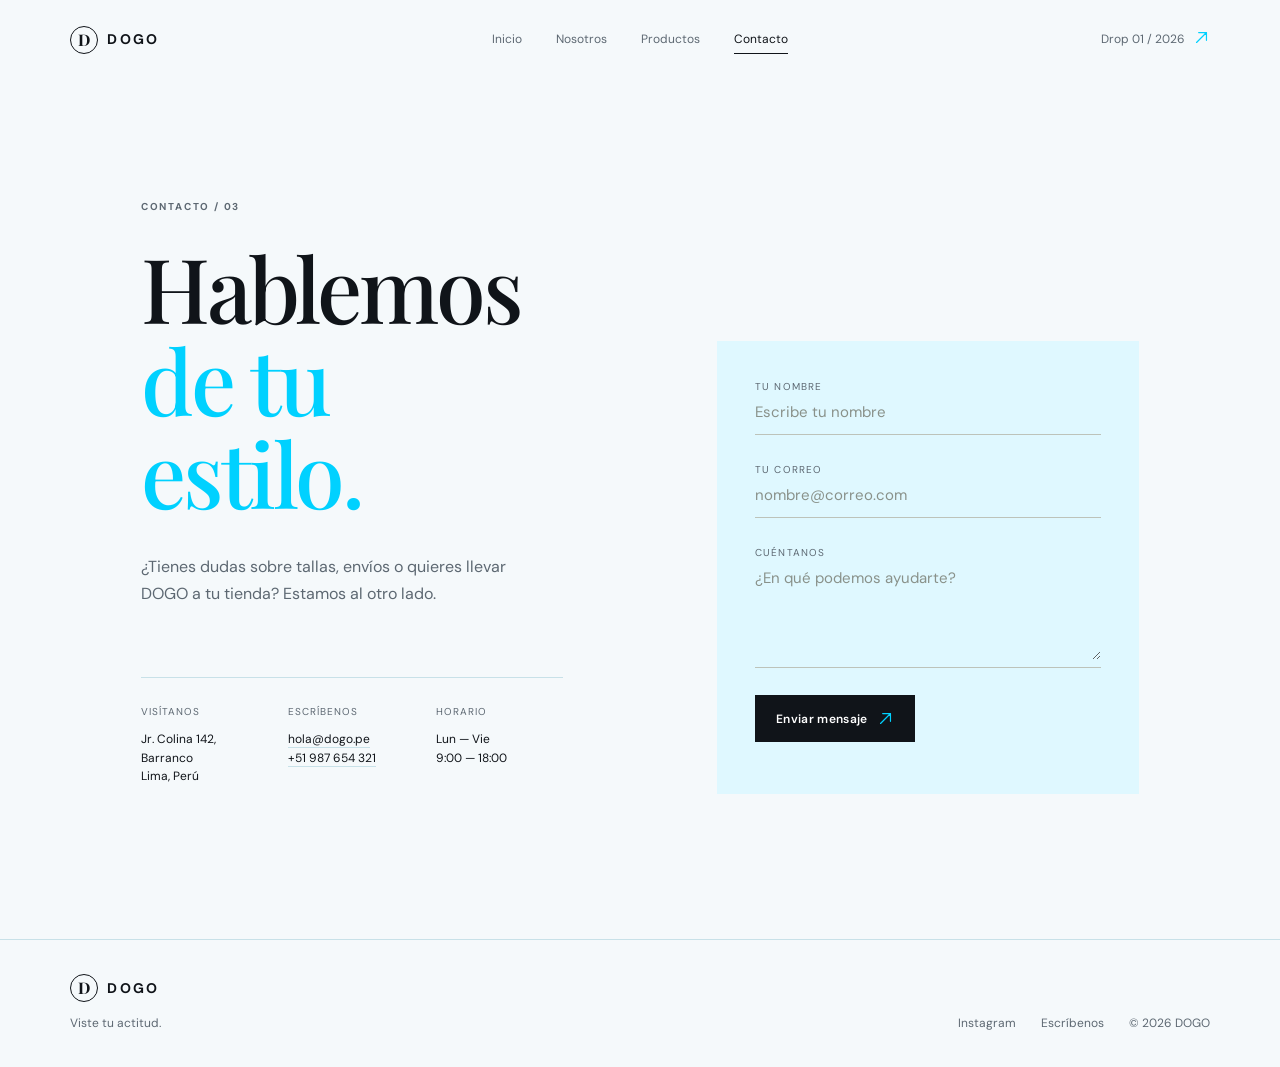
<file: pagWeb1/contacto.html>
<!DOCTYPE html>
<html lang="es">
<head><meta charset="UTF-8"><meta name="viewport" content="width=device-width, initial-scale=1.0"><meta name="description" content="Contacta con DOGO para resolver dudas sobre tallas, envíos, cambios y colaboraciones."><meta name="keywords" content="contacto DOGO, tienda de ropa urbana Lima, cambios y envíos DOGO"><meta name="theme-color" content="#00d1ff"><link rel="canonical" href="https://dogo.pe/contacto.html"><meta property="og:type" content="website"><meta property="og:title" content="Contacto | DOGO"><meta property="og:description" content="Estamos listos para ayudarte con tu próximo look DOGO."><meta property="og:site_name" content="DOGO"><title>Contacto | DOGO</title><link rel="preconnect" href="https://fonts.googleapis.com"><link rel="preconnect" href="https://fonts.gstatic.com" crossorigin><link href="https://fonts.googleapis.com/css2?family=DM+Sans:wght@400;500;600;700&family=Playfair+Display:wght@500;600&display=swap" rel="stylesheet"><link rel="stylesheet" href="assets/css/main.css"><script type="application/ld+json">{"@context":"https://schema.org","@type":"ContactPage","name":"Contacto | DOGO","url":"https://dogo.pe/contacto.html","about":{"@type":"ClothingStore","name":"DOGO","email":"hola@dogo.pe","telephone":"+51 987 654 321","address":{"@type":"PostalAddress","streetAddress":"Jr. Colina 142","addressLocality":"Barranco","addressRegion":"Lima","addressCountry":"PE"}}}</script><script type="module" src="assets/js/app.js"></script></head>
<body>
  <header class="site-header"><a class="brand" href="index.html" aria-label="DOGO inicio"><span class="brand-mark">D</span><span>DOGO</span></a><button class="menu-toggle" type="button" aria-label="Abrir menú" aria-expanded="false"><svg class="icon icon-menu" aria-hidden="true"><use href="icons.svg#menu"></use></svg><svg class="icon icon-close" aria-hidden="true"><use href="icons.svg#close"></use></svg></button><nav class="site-nav" aria-label="Navegación principal"><a href="index.html">Inicio</a><a href="nosotros.html">Nosotros</a><a href="productos.html">Productos</a><a class="active" href="contacto.html">Contacto</a></nav><a class="header-note" href="productos.html">Drop 01 / 2026 <svg class="icon" aria-hidden="true"><use href="icons.svg#arrow-up-right"></use></svg></a></header>
  <main><section class="contact-layout section-pad"><div class="contact-intro"><p class="eyebrow">Contacto / 03</p><h1>Hablemos<br><em>de tu estilo.</em></h1><p class="lead">¿Tienes dudas sobre tallas, envíos o quieres llevar DOGO a tu tienda? Estamos al otro lado.</p><div class="contact-details"><div><span>Visítanos</span><p>Jr. Colina 142, Barranco<br>Lima, Perú</p></div><div><span>Escríbenos</span><p><a href="mailto:hola@dogo.pe">hola@dogo.pe</a><br><a href="tel:+51987654321">+51 987 654 321</a></p></div><div><span>Horario</span><p>Lun — Vie<br>9:00 — 18:00</p></div></div></div><form class="contact-form" id="contact-form"><div class="form-row"><label for="name">Tu nombre</label><input id="name" name="name" type="text" placeholder="Escribe tu nombre" required></div><div class="form-row"><label for="email">Tu correo</label><input id="email" name="email" type="email" placeholder="nombre@correo.com" required></div><div class="form-row"><label for="message">Cuéntanos</label><textarea id="message" name="message" rows="4" placeholder="¿En qué podemos ayudarte?" required></textarea></div><button class="button button-dark" type="submit">Enviar mensaje <svg class="icon" aria-hidden="true"><use href="icons.svg#arrow-up-right"></use></svg></button><p class="form-status" id="form-status" role="status"></p></form></section></main><footer class="site-footer"><div><a class="brand" href="index.html"><span class="brand-mark">D</span><span>DOGO</span></a><p>Viste tu actitud.</p></div><div class="footer-links"><a href="https://instagram.com/dogo">Instagram</a><a href="contacto.html">Escríbenos</a><span>© 2026 DOGO</span></div></footer>
</body></html>
</file>
<file: pagWeb1/assets/css/main.css>
@import url('../../styles.css');

@layer architecture {
  :root {
    --content-width: 1440px;
    --motion-smooth: cubic-bezier(.22, 1, .36, 1);
  }

  body {
    min-width: 320px;
    overflow-x: hidden;
  }

  main,
  .site-header,
  .site-footer {
    margin-inline: auto;
    max-width: var(--content-width);
  }

  .hero-visual,
  .about-image,
  .product-image {
    isolation: isolate;
  }

  .about-image {
    position: relative;
  }

  .hero-slider {
    height: 590px;
    overflow: hidden;
  }

  .slider-track,
  .slide {
    height: 100%;
    margin: 0;
  }

  .slide {
    inset: 0;
    opacity: 0;
    position: absolute;
    transform: scale(1.035);
    transition: opacity .7s var(--motion-smooth), transform 1.2s var(--motion-smooth);
  }

  .slide.is-active {
    opacity: 1;
    transform: scale(1);
    z-index: 1;
  }

  .slide img {
    height: 100%;
  }

  .slider-controls {
    align-items: center;
    bottom: 14px;
    display: flex;
    gap: 14px;
    left: 20px;
    position: absolute;
    z-index: 3;
  }

  .slider-arrow {
    align-items: center;
    background: rgba(16, 20, 25, .7);
    border: 1px solid rgba(255, 255, 255, .4);
    color: var(--white);
    cursor: pointer;
    display: inline-flex;
    height: 30px;
    justify-content: center;
    padding: 0;
    width: 30px;
  }

  .slider-arrow:hover { background: var(--accent); color: var(--ink); }
  .slider-prev .icon { transform: rotate(180deg); }

  .slider-dots { display: flex; gap: 7px; }
  .slider-dot { background: rgba(255, 255, 255, .55); border: 0; border-radius: 50%; cursor: pointer; height: 7px; padding: 0; width: 7px; }
  .slider-dot.is-active { background: var(--accent); box-shadow: 0 0 0 2px rgba(255, 255, 255, .7); }

  .hero-visual::after,
  .about-image::after {
    background: linear-gradient(135deg, transparent 55%, rgba(0, 209, 255, .2));
    content: '';
    inset: 0;
    pointer-events: none;
    position: absolute;
    z-index: 1;
  }

  .hero-visual img,
  .about-image img,
  .product-image img {
    backface-visibility: hidden;
    transform: translateZ(0);
  }

  .hero-visual::after,
  .about-image::after {
    transition: opacity .6s var(--motion-smooth);
  }

  .hero-visual:hover::after,
  .about-image:hover::after {
    opacity: .55;
  }

  @supports (text-wrap: balance) {
    h1, h2, h3 { text-wrap: balance; }
  }

  @supports (animation-timeline: view()) {
    .featured,
    .manifesto,
    .values,
    .catalog,
    .contact-layout {
      animation: section-reveal linear both;
      animation-timeline: view();
      animation-range: entry 0% cover 28%;
    }
  }

  @keyframes section-reveal {
    from { opacity: .55; transform: translateY(24px); }
    to { opacity: 1; transform: translateY(0); }
  }

  @media (max-width: 760px) {
    .hero-slider { height: 410px; }
  }
}
</file>
